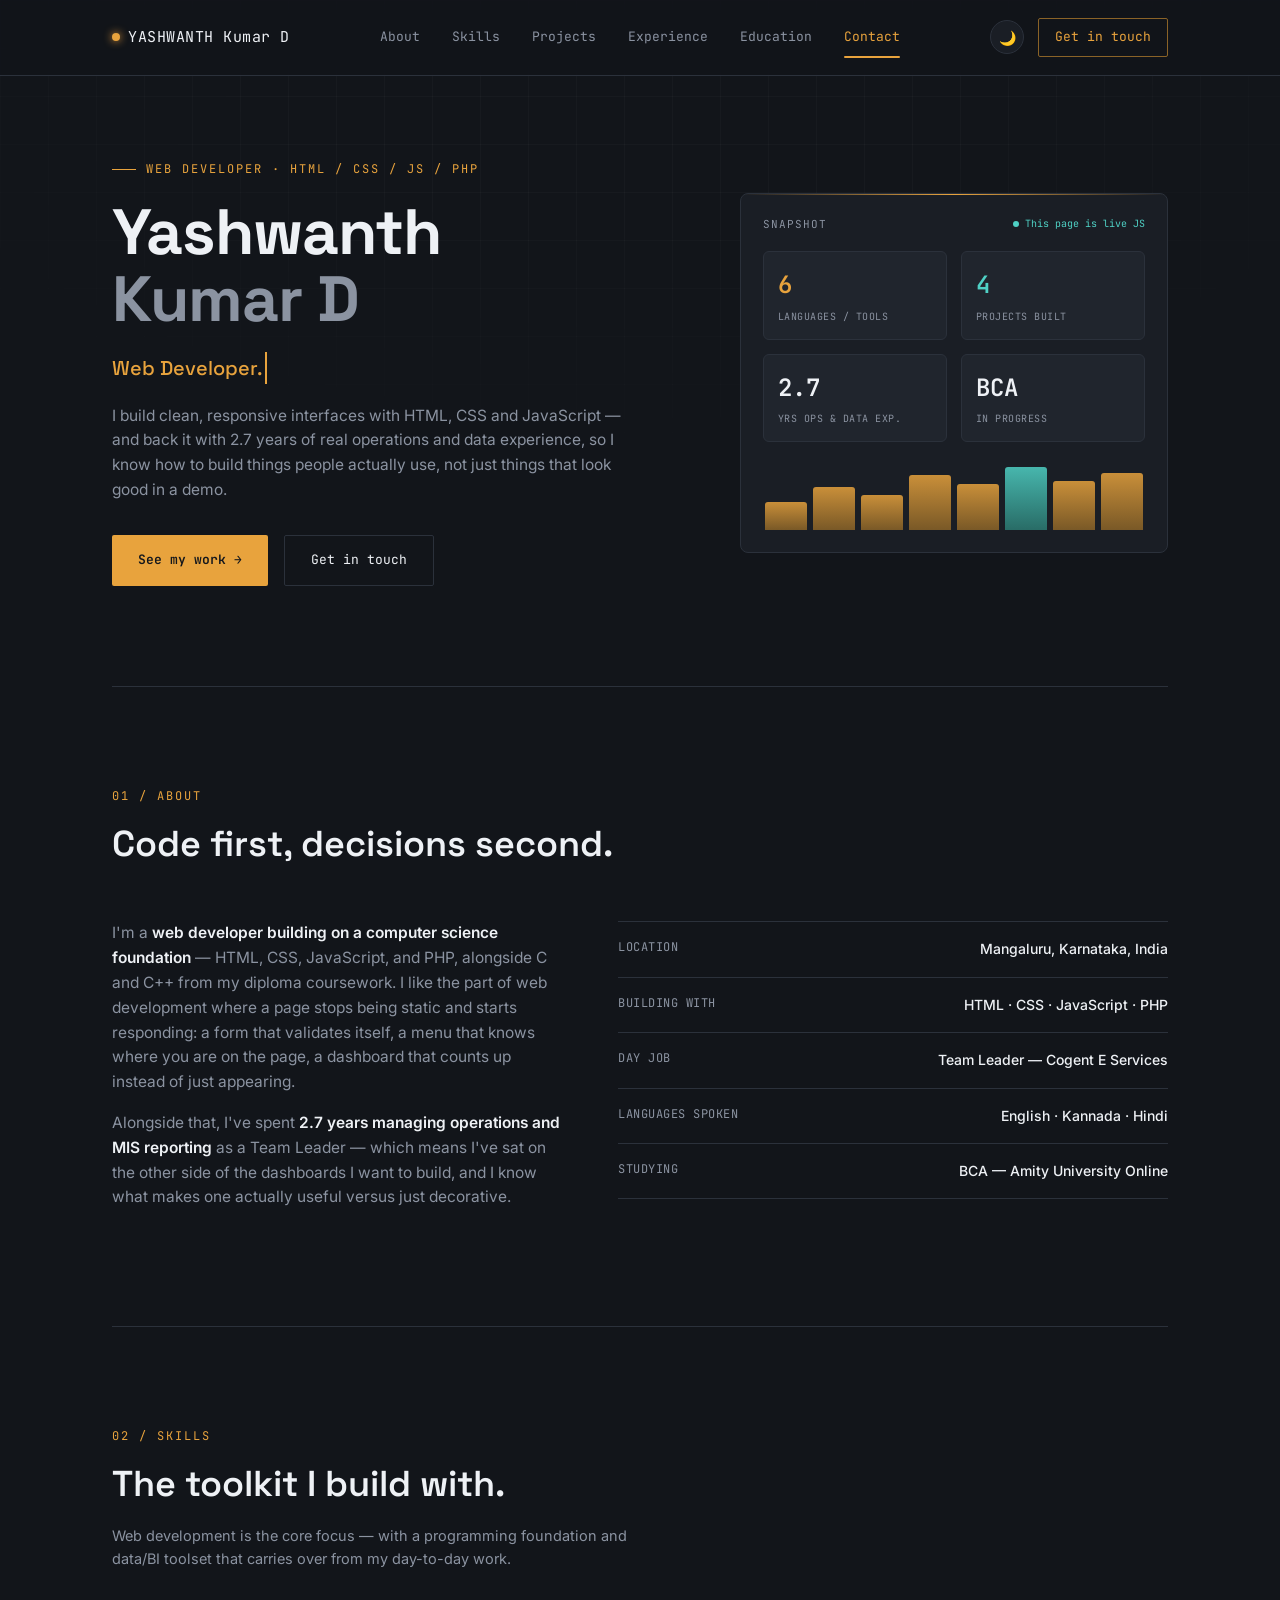
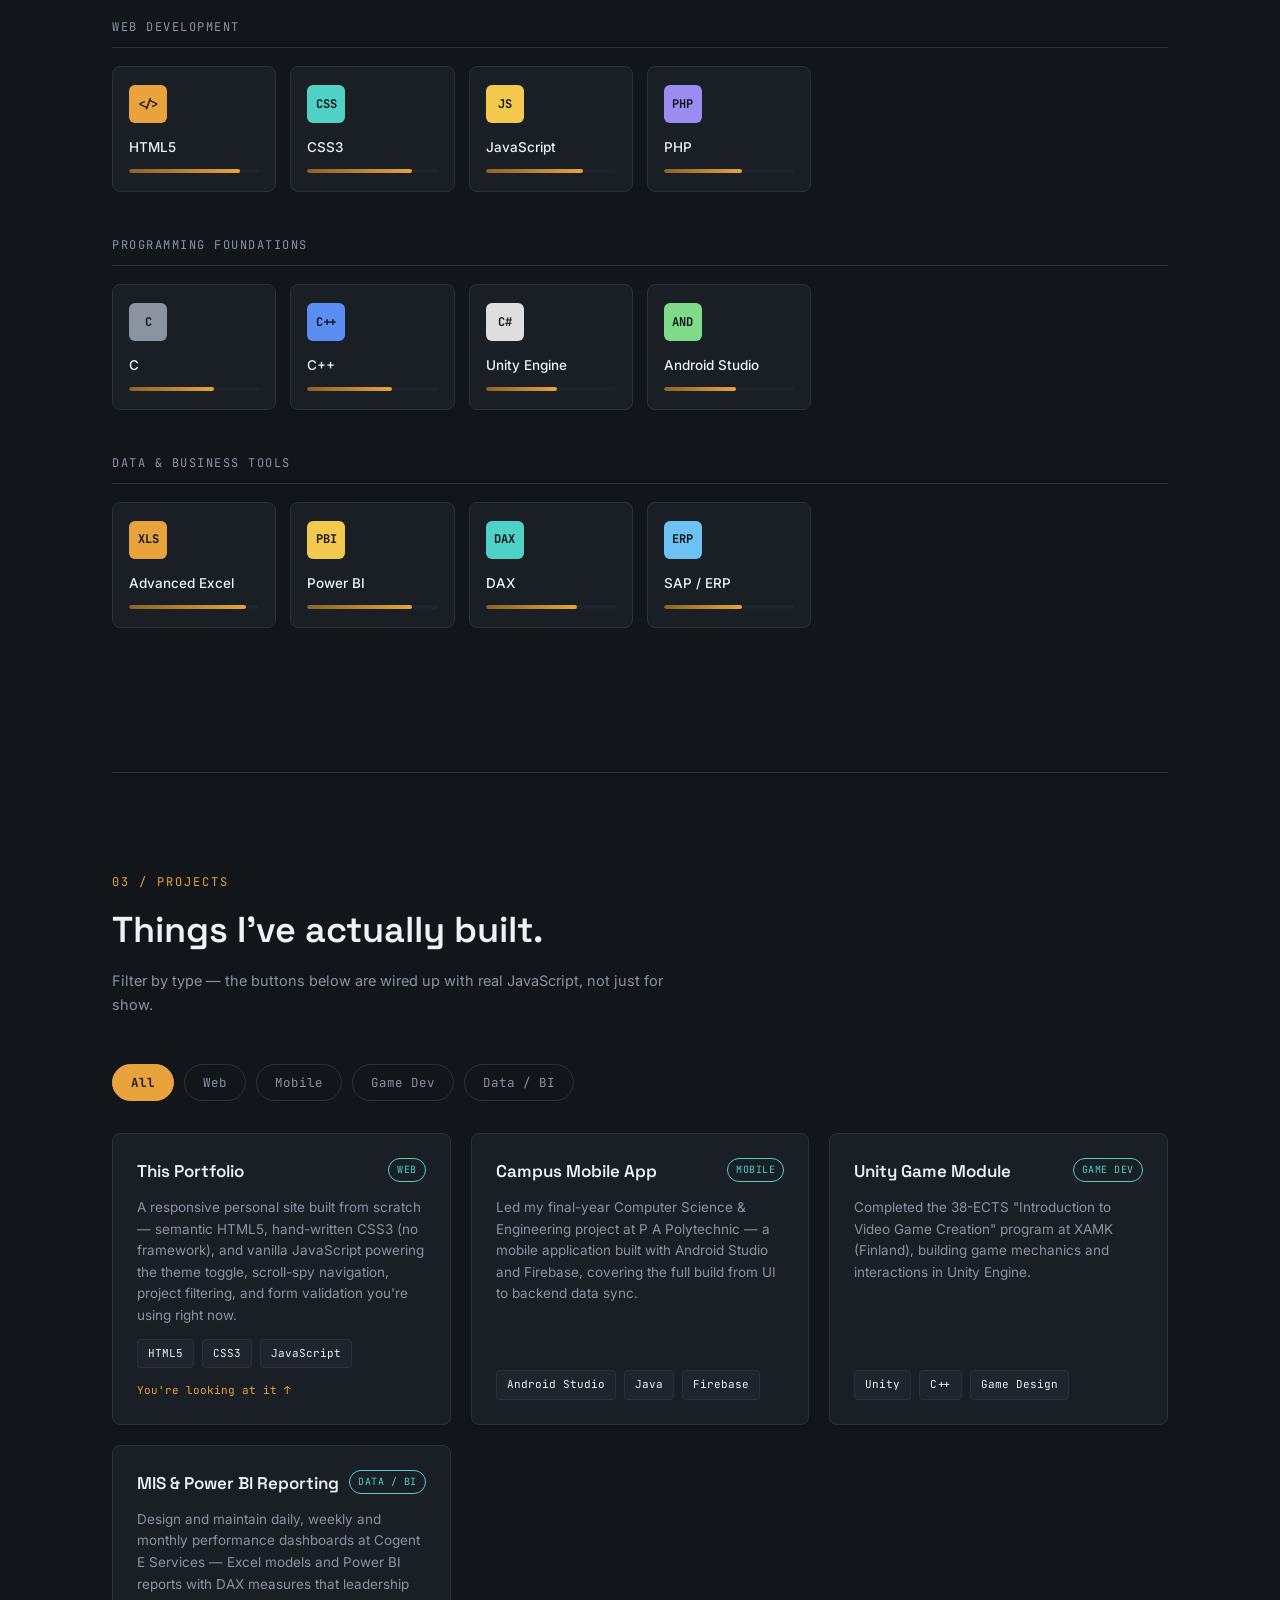
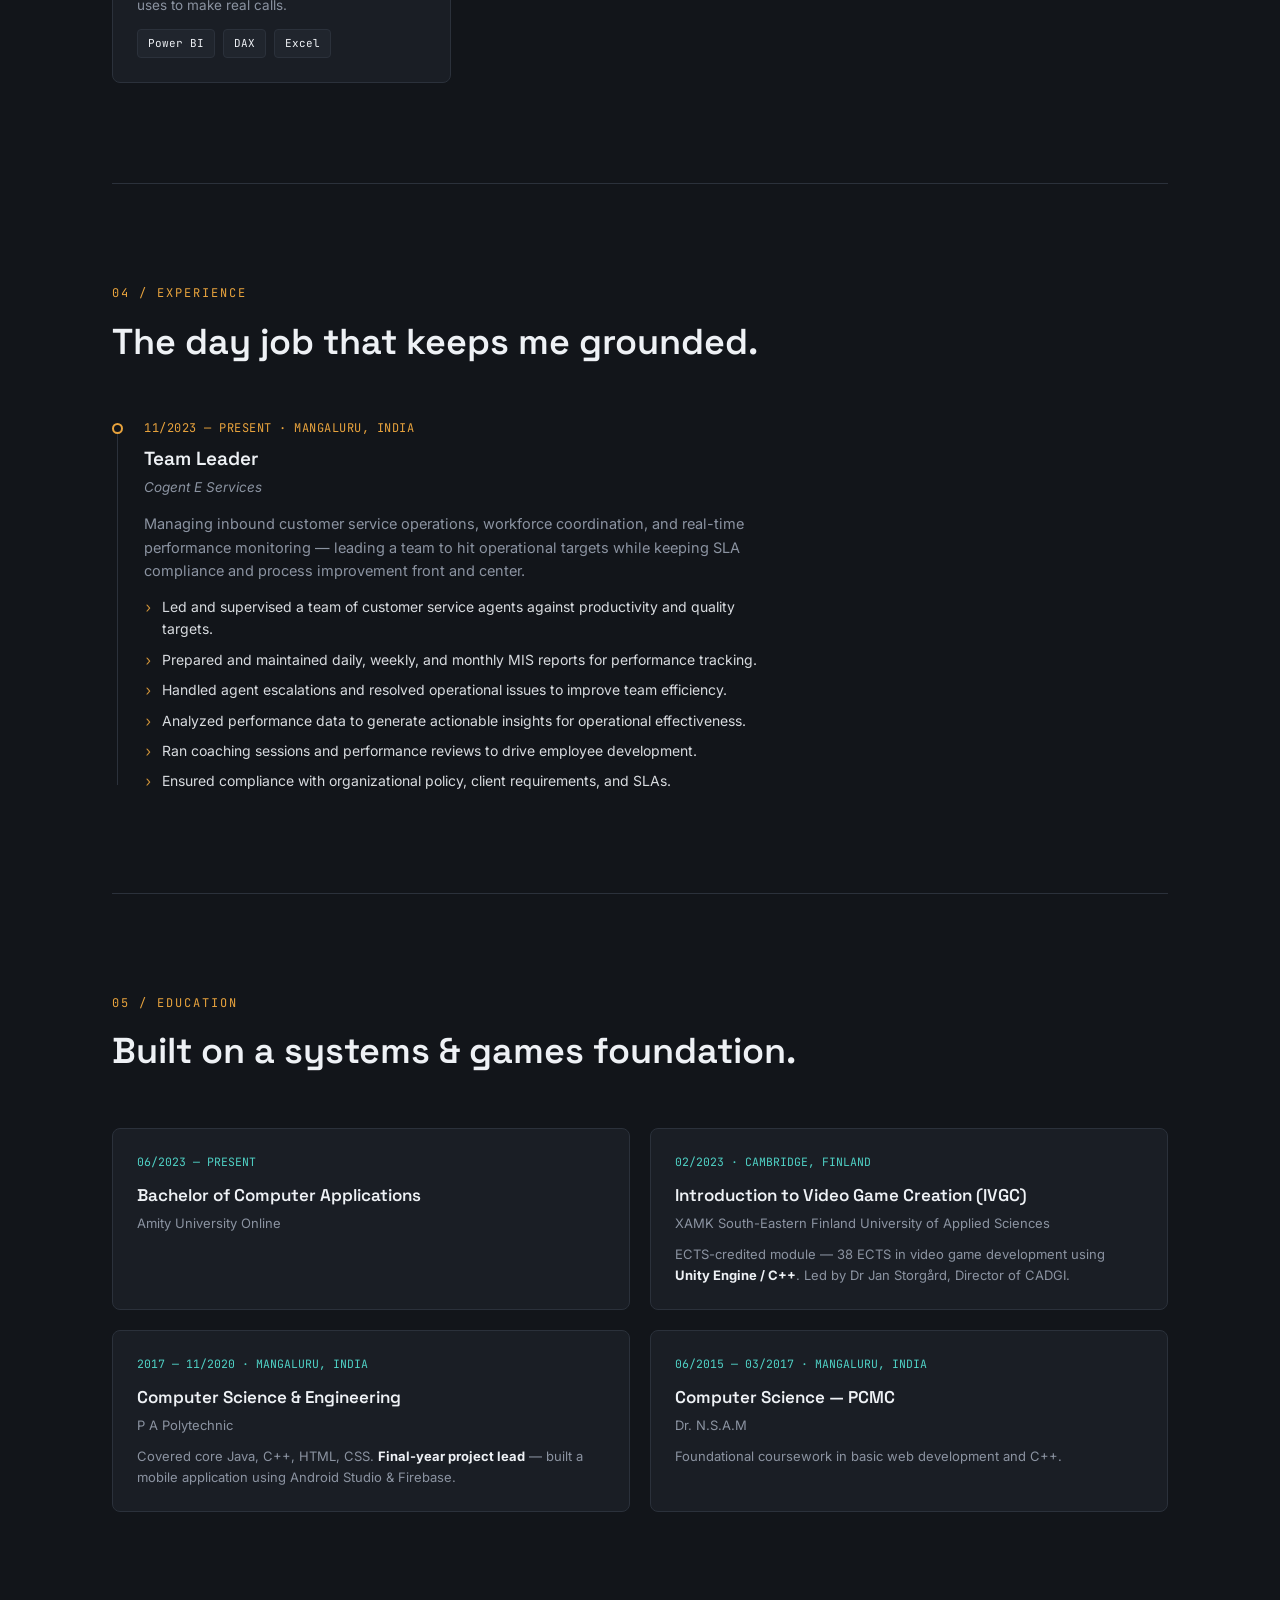
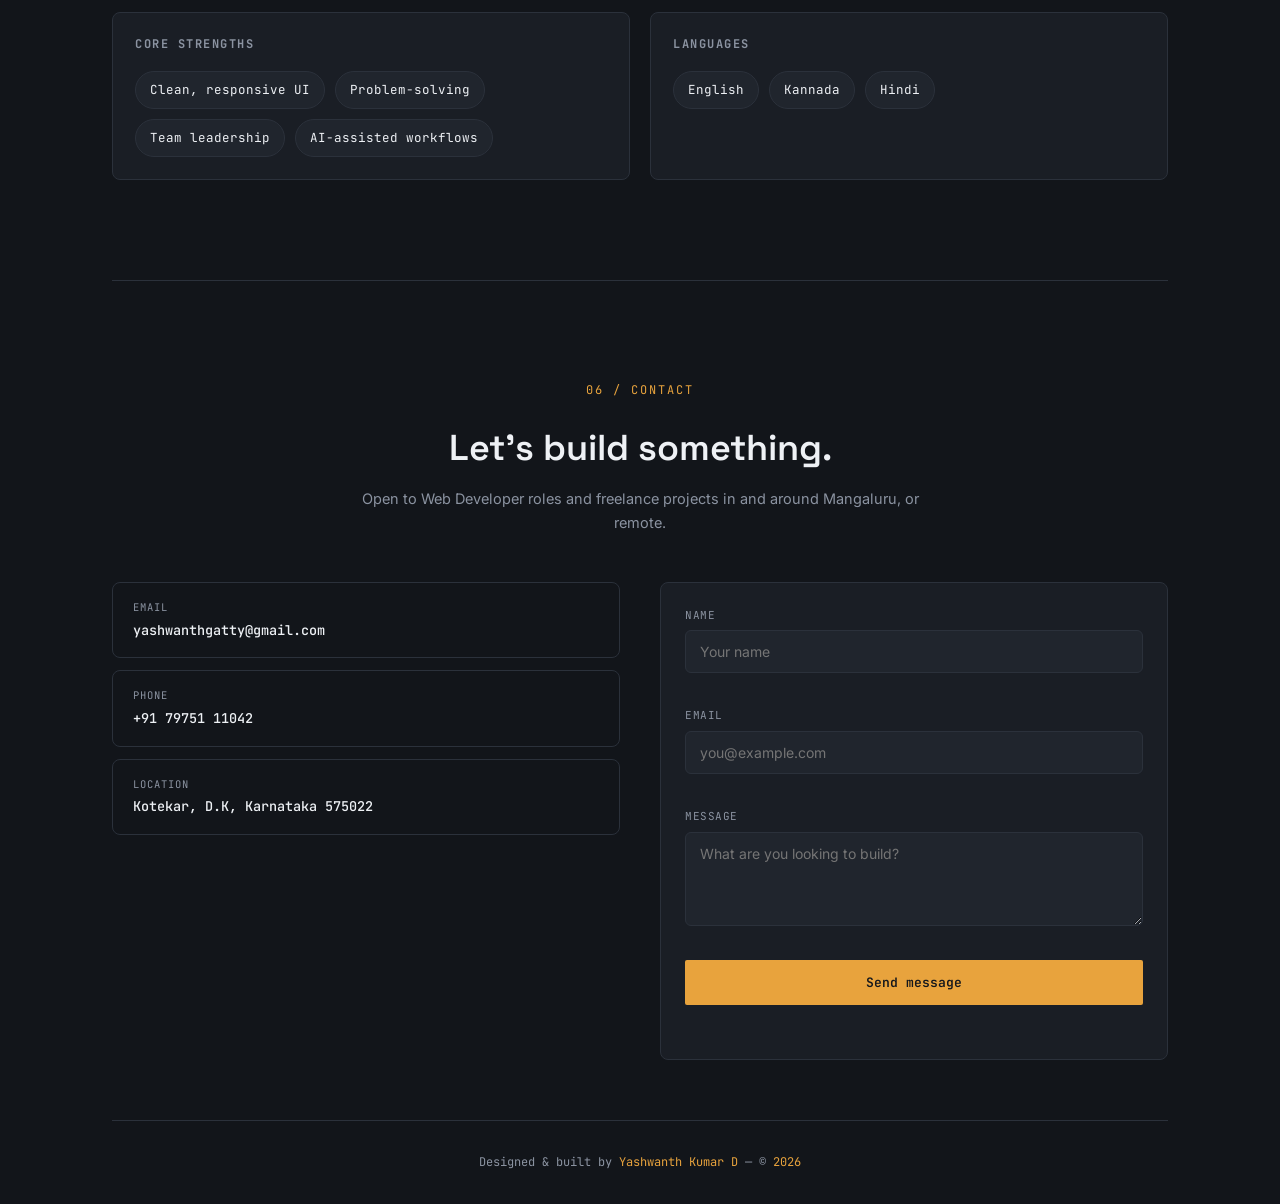
<file: index.html>
<!DOCTYPE html>
<html lang="en">
<head>
<meta charset="UTF-8">
<meta name="viewport" content="width=device-width, initial-scale=1.0">
<title>Yashwanth Kumar D — Web Developer</title>
<meta name="description" content="Yashwanth Kumar D — Web Developer building with HTML, CSS, JavaScript and PHP, backed by real-world data & operations experience.">
<link rel="preconnect" href="https://fonts.googleapis.com">
<link href="https://fonts.googleapis.com/css2?family=Space+Grotesk:wght@400;500;600;700&family=Inter:wght@400;500;600&family=JetBrains+Mono:wght@400;500;600&display=swap" rel="stylesheet">
<style>
  :root{
    --bg: #12151a;
    --panel: #1a1e25;
    --panel-2: #20252d;
    --line: #2b313b;
    --amber: #e8a33d;
    --amber-dim: #8a6327;
    --teal: #4fd1c5;
    --text: #eef1f5;
    --muted: #8b93a1;
    --mono: 'JetBrains Mono', monospace;
    --disp: 'Space Grotesk', sans-serif;
    --body: 'Inter', sans-serif;
  }
  *{margin:0;padding:0;box-sizing:border-box;}
  html{scroll-behavior:smooth;}
  body{
    background:var(--bg);
    color:var(--text);
    font-family:var(--body);
    line-height:1.6;
    overflow-x:hidden;
    transition:background .3s ease, color .3s ease;
  }
  body.light{
    --bg:#f7f5f0;
    --panel:#ffffff;
    --panel-2:#f0ece3;
    --line:#e2dcce;
    --text:#1c1f24;
    --muted:#6b7280;
    --amber-dim:#e0b169;
  }
  a{color:inherit;text-decoration:none;}
  button{font-family:inherit;cursor:pointer;}

  .grain{
    position:fixed;inset:0;pointer-events:none;z-index:0;
    background-image:
      linear-gradient(rgba(255,255,255,0.025) 1px, transparent 1px),
      linear-gradient(90deg, rgba(255,255,255,0.025) 1px, transparent 1px);
    background-size:48px 48px;
    mask-image:radial-gradient(ellipse 80% 60% at 50% 0%, black 40%, transparent 90%);
  }
  body.light .grain{
    background-image:
      linear-gradient(rgba(0,0,0,0.03) 1px, transparent 1px),
      linear-gradient(90deg, rgba(0,0,0,0.03) 1px, transparent 1px);
  }

  .wrap{max-width:1120px;margin:0 auto;padding:0 32px;position:relative;z-index:1;}

  /* NAV */
  header{
    position:fixed;top:0;left:0;right:0;z-index:50;
    background:rgba(18,21,26,0.85);
    backdrop-filter:blur(10px);
    border-bottom:1px solid var(--line);
    transition:background .3s ease;
  }
  body.light header{background:rgba(247,245,240,0.85);}
  nav{display:flex;align-items:center;justify-content:space-between;padding:18px 32px;max-width:1120px;margin:0 auto;}
  .logo{font-family:var(--mono);font-size:15px;letter-spacing:0.5px;color:var(--text);display:flex;align-items:center;gap:8px;}
  .logo .dot{width:8px;height:8px;border-radius:50%;background:var(--amber);box-shadow:0 0 8px var(--amber);}
  .navlinks{display:flex;gap:32px;font-family:var(--mono);font-size:13px;color:var(--muted);}
  .navlinks a{transition:color .2s;position:relative;padding:4px 0;}
  .navlinks a:hover, .navlinks a.active{color:var(--amber);}
  .navlinks a.active::after{content:"";position:absolute;left:0;right:0;bottom:-6px;height:2px;background:var(--amber);border-radius:2px;}
  .nav-right{display:flex;align-items:center;gap:14px;}
  .nav-cta{font-family:var(--mono);font-size:13px;border:1px solid var(--amber-dim);color:var(--amber);padding:8px 16px;border-radius:2px;transition:all .2s;}
  .nav-cta:hover{background:var(--amber);color:#12151a;}
  .theme-toggle{
    width:34px;height:34px;border-radius:50%;border:1px solid var(--line);background:var(--panel);
    color:var(--text);font-size:14px;display:flex;align-items:center;justify-content:center;transition:all .2s;
  }
  .theme-toggle:hover{border-color:var(--amber);}
  .burger{
    display:none;flex-direction:column;gap:5px;background:none;border:none;padding:6px;
  }
  .burger span{width:22px;height:2px;background:var(--text);border-radius:2px;transition:all .25s ease;}
  .burger.open span:nth-child(1){transform:translateY(7px) rotate(45deg);}
  .burger.open span:nth-child(2){opacity:0;}
  .burger.open span:nth-child(3){transform:translateY(-7px) rotate(-45deg);}

  .mobile-menu{
    display:none;
    max-height:0;overflow:hidden;
    background:var(--panel);border-bottom:1px solid var(--line);
    transition:max-height .3s ease;
  }
  .mobile-menu.open{max-height:340px;}
  .mobile-menu a{
    display:block;padding:14px 32px;font-family:var(--mono);font-size:14px;color:var(--muted);
    border-top:1px solid var(--line);
  }
  .mobile-menu a.active{color:var(--amber);}

  section{position:relative;z-index:1;}

  .reveal{opacity:0;transform:translateY(24px);transition:opacity .6s ease, transform .6s ease;}
  .reveal.in{opacity:1;transform:translateY(0);}

  /* HERO */
  .hero{
    padding:160px 0 100px;
    display:grid;grid-template-columns:1.15fr 0.85fr;gap:48px;align-items:center;
  }
  .eyebrow{
    font-family:var(--mono);font-size:12px;color:var(--amber);letter-spacing:2px;text-transform:uppercase;
    display:flex;align-items:center;gap:10px;margin-bottom:20px;
  }
  .eyebrow::before{content:"";width:24px;height:1px;background:var(--amber);}
  h1.name{
    font-family:var(--disp);font-weight:700;font-size:clamp(38px,5.5vw,64px);line-height:1.05;
    letter-spacing:-1px;margin-bottom:18px;
  }
  h1.name .last{color:var(--muted);}
  .role{font-family:var(--disp);font-size:20px;color:var(--amber);font-weight:500;margin-bottom:20px;min-height:28px;}
  .role .cursor{display:inline-block;width:2px;background:var(--amber);margin-left:2px;animation:blink 1s step-end infinite;}
  @keyframes blink{50%{opacity:0;}}
  .hero-desc{color:var(--muted);font-size:15.5px;max-width:520px;margin-bottom:32px;}
  .btn-row{display:flex;gap:16px;flex-wrap:wrap;}
  .btn{
    font-family:var(--mono);font-size:13px;padding:14px 26px;border-radius:2px;
    display:inline-flex;align-items:center;gap:8px;transition:all .2s;border:none;
  }
  .btn-primary{background:var(--amber);color:#14171c;font-weight:600;}
  .btn-primary:hover{background:#f3b559;transform:translateY(-2px);}
  .btn-ghost{border:1px solid var(--line);color:var(--text);background:transparent;}
  .btn-ghost:hover{border-color:var(--amber);color:var(--amber);}

  .dash-card{
    background:var(--panel);border:1px solid var(--line);border-radius:8px;
    padding:22px;position:relative;overflow:hidden;
  }
  .dash-card::before{
    content:"";position:absolute;top:0;left:0;right:0;height:1px;
    background:linear-gradient(90deg, transparent, var(--amber), transparent);
  }
  .dash-head{display:flex;justify-content:space-between;align-items:center;margin-bottom:18px;}
  .dash-title{font-family:var(--mono);font-size:11px;color:var(--muted);letter-spacing:1px;text-transform:uppercase;}
  .dash-live{font-family:var(--mono);font-size:10px;color:var(--teal);display:flex;align-items:center;gap:6px;}
  .dash-live span{width:6px;height:6px;border-radius:50%;background:var(--teal);animation:pulse 1.6s infinite;}
  @keyframes pulse{0%,100%{opacity:1;}50%{opacity:.3;}}
  .dash-stats{display:grid;grid-template-columns:1fr 1fr;gap:14px;margin-bottom:18px;}
  .stat{background:var(--panel-2);border:1px solid var(--line);border-radius:6px;padding:14px;}
  .stat .num{font-family:var(--mono);font-size:24px;font-weight:600;color:var(--text);}
  .stat .lab{font-family:var(--mono);font-size:10px;color:var(--muted);margin-top:4px;letter-spacing:0.5px;}
  .stat .num.amber{color:var(--amber);}
  .stat .num.teal{color:var(--teal);}
  .barchart{display:flex;align-items:flex-end;gap:6px;height:70px;padding:0 2px;}
  .barchart .bar{flex:1;background:linear-gradient(180deg, var(--amber), var(--amber-dim));border-radius:3px 3px 0 0;opacity:0.85;transform:scaleY(0);transform-origin:bottom;transition:transform .8s ease;}
  .barchart .bar.grow{transform:scaleY(1);}
  .barchart .bar:nth-child(6){background:linear-gradient(180deg, var(--teal), #2b7a72);}

  /* SECTION HEAD */
  .sec-head{margin-bottom:48px;}
  .sec-num{font-family:var(--mono);font-size:12px;color:var(--amber);letter-spacing:2px;margin-bottom:10px;}
  .sec-title{font-family:var(--disp);font-size:clamp(26px,3.5vw,36px);font-weight:600;}
  .sec-sub{color:var(--muted);font-size:14.5px;margin-top:10px;max-width:560px;}

  /* ABOUT */
  .about{padding:100px 0;border-top:1px solid var(--line);}
  .about-grid{display:grid;grid-template-columns:0.9fr 1.1fr;gap:56px;}
  .about-text p{color:var(--muted);font-size:15.5px;margin-bottom:16px;}
  .about-text strong{color:var(--text);font-weight:600;}
  .fact-list{display:flex;flex-direction:column;gap:0;border-top:1px solid var(--line);}
  .fact{display:flex;justify-content:space-between;padding:16px 0;border-bottom:1px solid var(--line);font-size:14px;gap:16px;}
  .fact .k{color:var(--muted);font-family:var(--mono);font-size:12px;letter-spacing:0.5px;white-space:nowrap;}
  .fact .v{color:var(--text);font-weight:500;text-align:right;}

  /* SKILLS */
  .skills{padding:100px 0;border-top:1px solid var(--line);}
  .skill-group{margin-bottom:44px;}
  .skill-group-label{font-family:var(--mono);font-size:12px;color:var(--muted);letter-spacing:1.5px;text-transform:uppercase;margin-bottom:18px;padding-bottom:10px;border-bottom:1px solid var(--line);}
  .skill-grid{display:grid;grid-template-columns:repeat(auto-fill, minmax(150px,1fr));gap:14px;}
  .skill-tile{
    background:var(--panel);border:1px solid var(--line);border-radius:8px;padding:18px 16px;
    transition:all .25s; cursor:default;
  }
  .skill-tile:hover{transform:translateY(-4px);border-color:var(--amber-dim);box-shadow:0 12px 24px -12px rgba(0,0,0,0.5);}
  .skill-badge{
    width:38px;height:38px;border-radius:6px;display:flex;align-items:center;justify-content:center;
    font-family:var(--mono);font-weight:700;font-size:12px;margin-bottom:14px;color:#14171c;
  }
  .skill-name{font-size:13.5px;font-weight:500;color:var(--text);margin-bottom:10px;}
  .skill-bar-track{height:4px;border-radius:2px;background:var(--panel-2);overflow:hidden;}
  .skill-bar-fill{height:100%;width:0;border-radius:2px;background:linear-gradient(90deg, var(--amber-dim), var(--amber));transition:width 1s ease;}

  /* PROJECTS */
  .projects{padding:100px 0;border-top:1px solid var(--line);}
  .filter-row{display:flex;gap:10px;flex-wrap:wrap;margin-bottom:32px;}
  .filter-btn{
    font-family:var(--mono);font-size:12.5px;padding:9px 18px;border-radius:20px;border:1px solid var(--line);
    background:transparent;color:var(--muted);transition:all .2s;
  }
  .filter-btn:hover{border-color:var(--amber-dim);color:var(--text);}
  .filter-btn.active{background:var(--amber);color:#14171c;border-color:var(--amber);font-weight:600;}
  .project-grid{display:grid;grid-template-columns:repeat(auto-fit, minmax(260px,1fr));gap:20px;}
  .project-card{
    background:var(--panel);border:1px solid var(--line);border-radius:8px;padding:24px;
    display:flex;flex-direction:column;gap:12px;transition:all .3s ease;
  }
  .project-card.hide{display:none;}
  .project-card:hover{border-color:var(--amber-dim);transform:translateY(-3px);}
  .project-top{display:flex;justify-content:space-between;align-items:flex-start;gap:10px;}
  .project-title{font-family:var(--disp);font-size:17px;font-weight:600;}
  .project-tag{font-family:var(--mono);font-size:10px;letter-spacing:0.5px;text-transform:uppercase;color:var(--teal);border:1px solid var(--teal);padding:3px 8px;border-radius:12px;white-space:nowrap;}
  .project-desc{color:var(--muted);font-size:13.5px;flex:1;}
  .project-stack{display:flex;flex-wrap:wrap;gap:8px;}
  .project-stack span{font-family:var(--mono);font-size:11px;background:var(--panel-2);border:1px solid var(--line);padding:5px 10px;border-radius:4px;color:var(--text);}
  .project-note{font-family:var(--mono);font-size:11px;color:var(--amber);margin-top:2px;}

  /* EXPERIENCE */
  .experience{padding:100px 0;border-top:1px solid var(--line);}
  .timeline{position:relative;padding-left:32px;}
  .timeline::before{content:"";position:absolute;left:5px;top:8px;bottom:8px;width:1px;background:var(--line);}
  .tl-item{position:relative;padding-bottom:44px;}
  .tl-item:last-child{padding-bottom:0;}
  .tl-dot{position:absolute;left:-32px;top:4px;width:11px;height:11px;border-radius:50%;background:var(--bg);border:2px solid var(--amber);}
  .tl-date{font-family:var(--mono);font-size:12px;color:var(--amber);margin-bottom:6px;letter-spacing:0.5px;}
  .tl-role{font-family:var(--disp);font-size:19px;font-weight:600;margin-bottom:2px;}
  .tl-org{color:var(--muted);font-size:13.5px;margin-bottom:14px;font-style:italic;}
  .tl-desc{color:var(--muted);font-size:14.5px;margin-bottom:14px;max-width:640px;}
  .tl-bullets{list-style:none;display:grid;gap:8px;max-width:640px;}
  .tl-bullets li{position:relative;padding-left:18px;color:var(--text);font-size:14px;opacity:0.9;}
  .tl-bullets li::before{content:"›";position:absolute;left:0;color:var(--amber);font-family:var(--mono);}

  /* EDUCATION */
  .education{padding:100px 0;border-top:1px solid var(--line);}
  .edu-grid{display:grid;grid-template-columns:repeat(2,1fr);gap:20px;}
  .edu-card{background:var(--panel);border:1px solid var(--line);border-radius:8px;padding:24px;}
  .edu-date{font-family:var(--mono);font-size:11.5px;color:var(--teal);margin-bottom:10px;}
  .edu-deg{font-family:var(--disp);font-size:17px;font-weight:600;margin-bottom:4px;}
  .edu-org{color:var(--muted);font-size:13px;margin-bottom:10px;}
  .edu-note{color:var(--muted);font-size:13px;line-height:1.6;}
  .edu-note b{color:var(--text);}

  /* LANG + EXTRA */
  .extras{padding:0 0 100px;}
  .extras-grid{display:grid;grid-template-columns:1fr 1fr;gap:20px;}
  .extras-card{background:var(--panel);border:1px solid var(--line);border-radius:8px;padding:22px;}
  .extras-card h4{font-family:var(--mono);font-size:12px;color:var(--muted);letter-spacing:1.5px;text-transform:uppercase;margin-bottom:16px;}
  .pill-row{display:flex;flex-wrap:wrap;gap:10px;}
  .pill{font-family:var(--mono);font-size:12.5px;background:var(--panel-2);border:1px solid var(--line);padding:8px 14px;border-radius:20px;color:var(--text);}

  /* CONTACT */
  .contact{padding:100px 0 60px;border-top:1px solid var(--line);}
  .contact .sec-head{text-align:center;margin-left:auto;margin-right:auto;}
  .contact .eyebrow{justify-content:center;}
  .contact .eyebrow::before{display:none;}
  .contact-body{display:grid;grid-template-columns:1fr 1fr;gap:40px;margin-top:36px;align-items:start;}
  .contact-links{display:flex;flex-direction:column;gap:12px;}
  .contact-links a{
    font-family:var(--mono);font-size:13.5px;border:1px solid var(--line);padding:16px 20px;border-radius:8px;
    display:flex;flex-direction:column;gap:4px;transition:all .2s;
  }
  .contact-links a:hover{border-color:var(--amber);background:var(--panel);}
  .contact-links .clabel{color:var(--muted);font-size:10.5px;letter-spacing:1px;text-transform:uppercase;}
  .contact-links .cval{color:var(--text);font-weight:500;}
  .contact-form{background:var(--panel);border:1px solid var(--line);border-radius:8px;padding:24px;text-align:left;display:flex;flex-direction:column;gap:14px;}
  .field{display:flex;flex-direction:column;gap:6px;}
  .field label{font-family:var(--mono);font-size:11px;color:var(--muted);letter-spacing:0.5px;text-transform:uppercase;}
  .field input, .field textarea{
    background:var(--panel-2);border:1px solid var(--line);border-radius:6px;padding:12px 14px;color:var(--text);
    font-family:var(--body);font-size:14px;resize:vertical;
  }
  .field input:focus, .field textarea:focus{outline:2px solid var(--amber);outline-offset:1px;}
  .field.error input, .field.error textarea{outline:1px solid #e05c5c;}
  .field-error{font-family:var(--mono);font-size:11px;color:#e07a7a;min-height:14px;}
  .form-status{font-family:var(--mono);font-size:12.5px;color:var(--teal);min-height:16px;}
  footer{text-align:center;padding:32px 0;color:var(--muted);font-family:var(--mono);font-size:12px;border-top:1px solid var(--line);}
  footer span{color:var(--amber);}

  /* BACK TO TOP */
  .to-top{
    position:fixed;bottom:26px;right:26px;width:44px;height:44px;border-radius:50%;
    background:var(--amber);color:#14171c;border:none;font-size:16px;display:flex;align-items:center;justify-content:center;
    opacity:0;pointer-events:none;transform:translateY(10px);transition:all .25s ease;z-index:40;box-shadow:0 8px 20px -8px rgba(0,0,0,0.5);
  }
  .to-top.show{opacity:1;pointer-events:auto;transform:translateY(0);}

  @media(max-width:860px){
    .navlinks{display:none;}
    .burger{display:flex;}
    .mobile-menu{display:block;}
    .hero{grid-template-columns:1fr;padding-top:130px;}
    .about-grid{grid-template-columns:1fr;gap:32px;}
    .edu-grid{grid-template-columns:1fr;}
    .extras-grid{grid-template-columns:1fr;}
    .contact-body{grid-template-columns:1fr;}
  }
  @media (prefers-reduced-motion: reduce){
    *{animation:none !important;transition:none !important;}
    .reveal{opacity:1;transform:none;}
  }
</style>
</head>
<body>
<div class="grain"></div>

<header>
  <nav>
    <div class="logo"><span class="dot"></span>YASHWANTH Kumar D</div>
    <div class="navlinks" id="navlinks">
      <a href="#about" data-nav>About</a>
      <a href="#skills" data-nav>Skills</a>
      <a href="#projects" data-nav>Projects</a>
      <a href="#experience" data-nav>Experience</a>
      <a href="#education" data-nav>Education</a>
      <a href="#contact" data-nav>Contact</a>
    </div>
    <div class="nav-right">
      <button class="theme-toggle" id="themeToggle" aria-label="Toggle light and dark theme">🌙</button>
      <a class="nav-cta" href="#contact">Get in touch</a>
      <button class="burger" id="burger" aria-label="Open menu" aria-expanded="false">
        <span></span><span></span><span></span>
      </button>
    </div>
  </nav>
  <div class="mobile-menu" id="mobileMenu">
    <a href="#about" data-nav>About</a>
    <a href="#skills" data-nav>Skills</a>
    <a href="#projects" data-nav>Projects</a>
    <a href="#experience" data-nav>Experience</a>
    <a href="#education" data-nav>Education</a>
    <a href="#contact" data-nav>Contact</a>
  </div>
</header>

<div class="wrap">

  <!-- HERO -->
  <section class="hero" id="top">
    <div>
      <div class="eyebrow">Web Developer · HTML / CSS / JS / PHP</div>
      <h1 class="name">Yashwanth<br><span class="last">Kumar D</span></h1>
      <div class="role" id="typedRole"><span id="typedText"></span><span class="cursor">&nbsp;</span></div>
      <p class="hero-desc">I build clean, responsive interfaces with HTML, CSS and JavaScript — and back it with 2.7 years of real operations and data experience, so I know how to build things people actually use, not just things that look good in a demo.</p>
      <div class="btn-row">
        <a href="#projects" class="btn btn-primary">See my work →</a>
        <a href="#contact" class="btn btn-ghost">Get in touch</a>
      </div>
    </div>

    <div class="dash-card">
      <div class="dash-head">
        <div class="dash-title">Snapshot</div>
        <div class="dash-live"><span></span>This page is live JS</div>
      </div>
      <div class="dash-stats">
        <div class="stat"><div class="num amber" data-count="6">0</div><div class="lab">LANGUAGES / TOOLS</div></div>
        <div class="stat"><div class="num teal" data-count="4">0</div><div class="lab">PROJECTS BUILT</div></div>
        <div class="stat"><div class="num" data-decimal="2.7">0</div><div class="lab">YRS OPS &amp; DATA EXP.</div></div>
        <div class="stat"><div class="num">BCA</div><div class="lab">IN PROGRESS</div></div>
      </div>
      <div class="barchart" id="barchart">
        <div class="bar" style="height:40%"></div>
        <div class="bar" style="height:62%"></div>
        <div class="bar" style="height:50%"></div>
        <div class="bar" style="height:78%"></div>
        <div class="bar" style="height:65%"></div>
        <div class="bar" style="height:90%"></div>
        <div class="bar" style="height:70%"></div>
        <div class="bar" style="height:82%"></div>
      </div>
    </div>
  </section>

  <!-- ABOUT -->
  <section class="about reveal" id="about">
    <div class="sec-head">
      <div class="sec-num">01 / ABOUT</div>
      <div class="sec-title">Code first, decisions second.</div>
    </div>
    <div class="about-grid">
      <div class="about-text">
        <p>I'm a <strong>web developer building on a computer science foundation</strong> — HTML, CSS, JavaScript, and PHP, alongside C and C++ from my diploma coursework. I like the part of web development where a page stops being static and starts responding: a form that validates itself, a menu that knows where you are on the page, a dashboard that counts up instead of just appearing.</p>
        <p>Alongside that, I've spent <strong>2.7 years managing operations and MIS reporting</strong> as a Team Leader — which means I've sat on the other side of the dashboards I want to build, and I know what makes one actually useful versus just decorative.</p>
      </div>
      <div class="fact-list">
        <div class="fact"><div class="k">LOCATION</div><div class="v">Mangaluru, Karnataka, India</div></div>
        <div class="fact"><div class="k">BUILDING WITH</div><div class="v">HTML · CSS · JavaScript · PHP</div></div>
        <div class="fact"><div class="k">DAY JOB</div><div class="v">Team Leader — Cogent E Services</div></div>
        <div class="fact"><div class="k">LANGUAGES SPOKEN</div><div class="v">English · Kannada · Hindi</div></div>
        <div class="fact"><div class="k">STUDYING</div><div class="v">BCA — Amity University Online</div></div>
      </div>
    </div>
  </section>

  <!-- SKILLS -->
  <section class="skills reveal" id="skills">
    <div class="sec-head">
      <div class="sec-num">02 / SKILLS</div>
      <div class="sec-title">The toolkit I build with.</div>
      <div class="sec-sub">Web development is the core focus — with a programming foundation and data/BI toolset that carries over from my day-to-day work.</div>
    </div>

    <div class="skill-group">
      <div class="skill-group-label">Web Development</div>
      <div class="skill-grid">
        <div class="skill-tile" data-level="85"><div class="skill-badge" style="background:#e8a33d;">&lt;/&gt;</div><div class="skill-name">HTML5</div><div class="skill-bar-track"><div class="skill-bar-fill"></div></div></div>
        <div class="skill-tile" data-level="80"><div class="skill-badge" style="background:#4fd1c5;">CSS</div><div class="skill-name">CSS3</div><div class="skill-bar-track"><div class="skill-bar-fill"></div></div></div>
        <div class="skill-tile" data-level="75"><div class="skill-badge" style="background:#f2c94c;">JS</div><div class="skill-name">JavaScript</div><div class="skill-bar-track"><div class="skill-bar-fill"></div></div></div>
        <div class="skill-tile" data-level="60"><div class="skill-badge" style="background:#9b8cf2;">PHP</div><div class="skill-name">PHP</div><div class="skill-bar-track"><div class="skill-bar-fill"></div></div></div>
      </div>
    </div>

    <div class="skill-group">
      <div class="skill-group-label">Programming Foundations</div>
      <div class="skill-grid">
        <div class="skill-tile" data-level="65"><div class="skill-badge" style="background:#8b93a1;">C</div><div class="skill-name">C</div><div class="skill-bar-track"><div class="skill-bar-fill"></div></div></div>
        <div class="skill-tile" data-level="65"><div class="skill-badge" style="background:#5b8ef2;">C++</div><div class="skill-name">C++</div><div class="skill-bar-track"><div class="skill-bar-fill"></div></div></div>
        <div class="skill-tile" data-level="55"><div class="skill-badge" style="background:#dedede;">C#</div><div class="skill-name">Unity Engine</div><div class="skill-bar-track"><div class="skill-bar-fill"></div></div></div>
        <div class="skill-tile" data-level="55"><div class="skill-badge" style="background:#7fdb8a;">AND</div><div class="skill-name">Android Studio</div><div class="skill-bar-track"><div class="skill-bar-fill"></div></div></div>
      </div>
    </div>

    <div class="skill-group">
      <div class="skill-group-label">Data &amp; Business Tools</div>
      <div class="skill-grid">
        <div class="skill-tile" data-level="90"><div class="skill-badge" style="background:#e8a33d;">XLS</div><div class="skill-name">Advanced Excel</div><div class="skill-bar-track"><div class="skill-bar-fill"></div></div></div>
        <div class="skill-tile" data-level="80"><div class="skill-badge" style="background:#f2c94c;">PBI</div><div class="skill-name">Power BI</div><div class="skill-bar-track"><div class="skill-bar-fill"></div></div></div>
        <div class="skill-tile" data-level="70"><div class="skill-badge" style="background:#4fd1c5;">DAX</div><div class="skill-name">DAX</div><div class="skill-bar-track"><div class="skill-bar-fill"></div></div></div>
        <div class="skill-tile" data-level="60"><div class="skill-badge" style="background:#6cc2f2;">ERP</div><div class="skill-name">SAP / ERP</div><div class="skill-bar-track"><div class="skill-bar-fill"></div></div></div>
      </div>
    </div>
  </section>

  <!-- PROJECTS -->
  <section class="projects reveal" id="projects">
    <div class="sec-head">
      <div class="sec-num">03 / PROJECTS</div>
      <div class="sec-title">Things I've actually built.</div>
      <div class="sec-sub">Filter by type — the buttons below are wired up with real JavaScript, not just for show.</div>
    </div>
    <div class="filter-row" id="filterRow">
      <button class="filter-btn active" data-filter="all">All</button>
      <button class="filter-btn" data-filter="web">Web</button>
      <button class="filter-btn" data-filter="mobile">Mobile</button>
      <button class="filter-btn" data-filter="game">Game Dev</button>
      <button class="filter-btn" data-filter="data">Data / BI</button>
    </div>
    <div class="project-grid" id="projectGrid">
      <div class="project-card" data-cat="web">
        <div class="project-top"><div class="project-title">This Portfolio</div><div class="project-tag">Web</div></div>
        <p class="project-desc">A responsive personal site built from scratch — semantic HTML5, hand-written CSS3 (no framework), and vanilla JavaScript powering the theme toggle, scroll-spy navigation, project filtering, and form validation you're using right now.</p>
        <div class="project-stack"><span>HTML5</span><span>CSS3</span><span>JavaScript</span></div>
        <div class="project-note">You're looking at it ↑</div>
      </div>
      <div class="project-card" data-cat="mobile">
        <div class="project-top"><div class="project-title">Campus Mobile App</div><div class="project-tag">Mobile</div></div>
        <p class="project-desc">Led my final-year Computer Science &amp; Engineering project at P A Polytechnic — a mobile application built with Android Studio and Firebase, covering the full build from UI to backend data sync.</p>
        <div class="project-stack"><span>Android Studio</span><span>Java</span><span>Firebase</span></div>
      </div>
      <div class="project-card" data-cat="game">
        <div class="project-top"><div class="project-title">Unity Game Module</div><div class="project-tag">Game Dev</div></div>
        <p class="project-desc">Completed the 38-ECTS "Introduction to Video Game Creation" program at XAMK (Finland), building game mechanics and interactions in Unity Engine.</p>
        <div class="project-stack"><span>Unity</span><span>C++</span><span>Game Design</span></div>
      </div>
      <div class="project-card" data-cat="data">
        <div class="project-top"><div class="project-title">MIS &amp; Power BI Reporting</div><div class="project-tag">Data / BI</div></div>
        <p class="project-desc">Design and maintain daily, weekly and monthly performance dashboards at Cogent E Services — Excel models and Power BI reports with DAX measures that leadership uses to make real calls.</p>
        <div class="project-stack"><span>Power BI</span><span>DAX</span><span>Excel</span></div>
      </div>
    </div>
  </section>

  <!-- EXPERIENCE -->
  <section class="experience reveal" id="experience">
    <div class="sec-head">
      <div class="sec-num">04 / EXPERIENCE</div>
      <div class="sec-title">The day job that keeps me grounded.</div>
    </div>
    <div class="timeline">
      <div class="tl-item">
        <div class="tl-dot"></div>
        <div class="tl-date">11/2023 — PRESENT · MANGALURU, INDIA</div>
        <div class="tl-role">Team Leader</div>
        <div class="tl-org">Cogent E Services</div>
        <p class="tl-desc">Managing inbound customer service operations, workforce coordination, and real-time performance monitoring — leading a team to hit operational targets while keeping SLA compliance and process improvement front and center.</p>
        <ul class="tl-bullets">
          <li>Led and supervised a team of customer service agents against productivity and quality targets.</li>
          <li>Prepared and maintained daily, weekly, and monthly MIS reports for performance tracking.</li>
          <li>Handled agent escalations and resolved operational issues to improve team efficiency.</li>
          <li>Analyzed performance data to generate actionable insights for operational effectiveness.</li>
          <li>Ran coaching sessions and performance reviews to drive employee development.</li>
          <li>Ensured compliance with organizational policy, client requirements, and SLAs.</li>
        </ul>
      </div>
    </div>
  </section>

  <!-- EDUCATION -->
  <section class="education reveal" id="education">
    <div class="sec-head">
      <div class="sec-num">05 / EDUCATION</div>
      <div class="sec-title">Built on a systems &amp; games foundation.</div>
    </div>
    <div class="edu-grid">
      <div class="edu-card">
        <div class="edu-date">06/2023 — PRESENT</div>
        <div class="edu-deg">Bachelor of Computer Applications</div>
        <div class="edu-org">Amity University Online</div>
      </div>
      <div class="edu-card">
        <div class="edu-date">02/2023 · CAMBRIDGE, FINLAND</div>
        <div class="edu-deg">Introduction to Video Game Creation (IVGC)</div>
        <div class="edu-org">XAMK South-Eastern Finland University of Applied Sciences</div>
        <div class="edu-note">ECTS-credited module — 38 ECTS in video game development using <b>Unity Engine / C++</b>. Led by Dr Jan Storgård, Director of CADGI.</div>
      </div>
      <div class="edu-card">
        <div class="edu-date">2017 — 11/2020 · MANGALURU, INDIA</div>
        <div class="edu-deg">Computer Science &amp; Engineering</div>
        <div class="edu-org">P A Polytechnic</div>
        <div class="edu-note">Covered core Java, C++, HTML, CSS. <b>Final-year project lead</b> — built a mobile application using Android Studio &amp; Firebase.</div>
      </div>
      <div class="edu-card">
        <div class="edu-date">06/2015 — 03/2017 · MANGALURU, INDIA</div>
        <div class="edu-deg">Computer Science — PCMC</div>
        <div class="edu-org">Dr. N.S.A.M</div>
        <div class="edu-note">Foundational coursework in basic web development and C++.</div>
      </div>
    </div>
  </section>

  <!-- EXTRAS -->
  <section class="extras reveal">
    <div class="extras-grid">
      <div class="extras-card">
        <h4>Core Strengths</h4>
        <div class="pill-row">
          <div class="pill">Clean, responsive UI</div>
          <div class="pill">Problem-solving</div>
          <div class="pill">Team leadership</div>
          <div class="pill">AI-assisted workflows</div>
        </div>
      </div>
      <div class="extras-card">
        <h4>Languages</h4>
        <div class="pill-row">
          <div class="pill">English</div>
          <div class="pill">Kannada</div>
          <div class="pill">Hindi</div>
        </div>
      </div>
    </div>
  </section>

  <!-- CONTACT -->
  <section class="contact reveal" id="contact">
    <div class="sec-head">
      <div class="eyebrow">06 / CONTACT</div>
      <div class="sec-title">Let's build something.</div>
      <div class="sec-sub" style="margin-left:auto;margin-right:auto;">Open to Web Developer roles and freelance projects in and around Mangaluru, or remote.</div>
    </div>
    <div class="contact-body">
      <div class="contact-links">
        <a href="mailto:yashwanthgatty@gmail.com"><span class="clabel">Email</span><span class="cval">yashwanthgatty@gmail.com</span></a>
        <a href="tel:+917975111042"><span class="clabel">Phone</span><span class="cval">+91 79751 11042</span></a>
        <a href="#"><span class="clabel">Location</span><span class="cval">Kotekar, D.K, Karnataka 575022</span></a>
      </div>
      <form class="contact-form" id="contactForm" novalidate>
        <div class="field" id="nameField">
          <label for="cname">Name</label>
          <input type="text" id="cname" name="name" placeholder="Your name">
          <div class="field-error" id="nameError"></div>
        </div>
        <div class="field" id="emailField">
          <label for="cemail">Email</label>
          <input type="email" id="cemail" name="email" placeholder="you@example.com">
          <div class="field-error" id="emailError"></div>
        </div>
        <div class="field" id="msgField">
          <label for="cmsg">Message</label>
          <textarea id="cmsg" name="message" rows="4" placeholder="What are you looking to build?"></textarea>
          <div class="field-error" id="msgError"></div>
        </div>
        <button type="submit" class="btn btn-primary" style="justify-content:center;">Send message</button>
        <div class="form-status" id="formStatus"></div>
      </form>
    </div>
  </section>

  <footer>Designed &amp; built by <span>Yashwanth Kumar D</span> — © <span id="year"></span></footer>
</div>

<button class="to-top" id="toTop" aria-label="Back to top">↑</button>

<script>
(function(){
  "use strict";

  // ---------- Footer year ----------
  document.getElementById('year').textContent = new Date().getFullYear();

  // ---------- Theme toggle ----------
  var themeToggle = document.getElementById('themeToggle');
  themeToggle.addEventListener('click', function(){
    document.body.classList.toggle('light');
    var isLight = document.body.classList.contains('light');
    themeToggle.textContent = isLight ? '☀️' : '🌙';
  });

  // ---------- Mobile menu ----------
  var burger = document.getElementById('burger');
  var mobileMenu = document.getElementById('mobileMenu');
  burger.addEventListener('click', function(){
    var open = mobileMenu.classList.toggle('open');
    burger.classList.toggle('open', open);
    burger.setAttribute('aria-expanded', open ? 'true' : 'false');
  });
  document.querySelectorAll('.mobile-menu a').forEach(function(link){
    link.addEventListener('click', function(){
      mobileMenu.classList.remove('open');
      burger.classList.remove('open');
      burger.setAttribute('aria-expanded', 'false');
    });
  });

  // ---------- Scroll-spy active nav link ----------
  var navAnchors = document.querySelectorAll('[data-nav]');
  var sections = Array.prototype.map.call(navAnchors, function(a){
    return document.querySelector(a.getAttribute('href'));
  }).filter(Boolean);

  function setActive(id){
    navAnchors.forEach(function(a){
      a.classList.toggle('active', a.getAttribute('href') === '#' + id);
    });
  }
  if('IntersectionObserver' in window){
    var spy = new IntersectionObserver(function(entries){
      entries.forEach(function(entry){
        if(entry.isIntersecting){ setActive(entry.target.id); }
      });
    }, { rootMargin: '-45% 0px -50% 0px', threshold: 0 });
    sections.forEach(function(s){ spy.observe(s); });
  }

  // ---------- Scroll reveal ----------
  var revealEls = document.querySelectorAll('.reveal');
  if('IntersectionObserver' in window){
    var revealObs = new IntersectionObserver(function(entries){
      entries.forEach(function(entry){
        if(entry.isIntersecting){
          entry.target.classList.add('in');
          revealObs.unobserve(entry.target);
        }
      });
    }, { threshold: 0.12 });
    revealEls.forEach(function(el){ revealObs.observe(el); });
  } else {
    revealEls.forEach(function(el){ el.classList.add('in'); });
  }

  // ---------- Typing effect ----------
  var roles = ["Web Developer.", "Frontend Builder.", "Data-minded Coder.", "Team Leader."];
  var typedText = document.getElementById('typedText');
  var ri = 0, ci = 0, deleting = false;

  function typeTick(){
    var current = roles[ri];
    if(!deleting){
      ci++;
      typedText.textContent = current.slice(0, ci);
      if(ci === current.length){
        deleting = true;
        setTimeout(typeTick, 1400);
        return;
      }
    } else {
      ci--;
      typedText.textContent = current.slice(0, ci);
      if(ci === 0){
        deleting = false;
        ri = (ri + 1) % roles.length;
      }
    }
    setTimeout(typeTick, deleting ? 45 : 85);
  }
  typeTick();

  // ---------- Animated stat counters + bar chart ----------
  var statsAnimated = false;
  var heroCard = document.querySelector('.dash-card');
  function animateStats(){
    if(statsAnimated) return;
    statsAnimated = true;
    document.querySelectorAll('[data-count]').forEach(function(el){
      var target = parseInt(el.getAttribute('data-count'), 10);
      var cur = 0;
      var step = Math.max(1, Math.round(target / 30));
      var iv = setInterval(function(){
        cur += step;
        if(cur >= target){ cur = target; clearInterval(iv); }
        el.textContent = cur;
      }, 40);
    });
    document.querySelectorAll('[data-decimal]').forEach(function(el){
      var target = parseFloat(el.getAttribute('data-decimal'));
      var cur = 0;
      var iv = setInterval(function(){
        cur += target / 30;
        if(cur >= target){ cur = target; clearInterval(iv); }
        el.textContent = cur.toFixed(1);
      }, 40);
    });
    document.querySelectorAll('#barchart .bar').forEach(function(bar, i){
      setTimeout(function(){ bar.classList.add('grow'); }, i * 60);
    });
  }
  if('IntersectionObserver' in window && heroCard){
    new IntersectionObserver(function(entries, obs){
      entries.forEach(function(entry){
        if(entry.isIntersecting){ animateStats(); obs.disconnect(); }
      });
    }, { threshold: 0.4 }).observe(heroCard);
  } else {
    animateStats();
  }

  // ---------- Skill bar fill on scroll ----------
  var skillTiles = document.querySelectorAll('.skill-tile[data-level]');
  if('IntersectionObserver' in window){
    var skillObs = new IntersectionObserver(function(entries){
      entries.forEach(function(entry){
        if(entry.isIntersecting){
          var fill = entry.target.querySelector('.skill-bar-fill');
          var level = entry.target.getAttribute('data-level');
          if(fill){ fill.style.width = level + '%'; }
          skillObs.unobserve(entry.target);
        }
      });
    }, { threshold: 0.3 });
    skillTiles.forEach(function(t){ skillObs.observe(t); });
  } else {
    skillTiles.forEach(function(t){
      var fill = t.querySelector('.skill-bar-fill');
      if(fill){ fill.style.width = t.getAttribute('data-level') + '%'; }
    });
  }

  // ---------- Project filter ----------
  var filterBtns = document.querySelectorAll('.filter-btn');
  var projectCards = document.querySelectorAll('.project-card');
  filterBtns.forEach(function(btn){
    btn.addEventListener('click', function(){
      filterBtns.forEach(function(b){ b.classList.remove('active'); });
      btn.classList.add('active');
      var filter = btn.getAttribute('data-filter');
      projectCards.forEach(function(card){
        var show = filter === 'all' || card.getAttribute('data-cat') === filter;
        card.classList.toggle('hide', !show);
      });
    });
  });

  // ---------- Contact form validation ----------
  var form = document.getElementById('contactForm');
  var statusEl = document.getElementById('formStatus');

  function showError(fieldId, errorId, message){
    document.getElementById(fieldId).classList.toggle('error', !!message);
    document.getElementById(errorId).textContent = message || '';
  }

  form.addEventListener('submit', function(e){
    e.preventDefault();
    var name = document.getElementById('cname').value.trim();
    var email = document.getElementById('cemail').value.trim();
    var msg = document.getElementById('cmsg').value.trim();
    var valid = true;

    if(name.length < 2){
      showError('nameField', 'nameError', 'Please enter your name.');
      valid = false;
    } else { showError('nameField', 'nameError', ''); }

    var emailPattern = /^[^\s@]+@[^\s@]+\.[^\s@]+$/;
    if(!emailPattern.test(email)){
      showError('emailField', 'emailError', 'Please enter a valid email address.');
      valid = false;
    } else { showError('emailField', 'emailError', ''); }

    if(msg.length < 10){
      showError('msgField', 'msgError', 'Message should be at least 10 characters.');
      valid = false;
    } else { showError('msgField', 'msgError', ''); }

    if(!valid){
      statusEl.textContent = '';
      return;
    }

    var subject = encodeURIComponent('Portfolio contact from ' + name);
    var body = encodeURIComponent(msg + '\n\n— ' + name + ' (' + email + ')');
    statusEl.textContent = 'Opening your email client to send this…';
    window.location.href = 'mailto:yashwanthgatty@gmail.com?subject=' + subject + '&body=' + body;
  });

  // ---------- Back to top ----------
  var toTop = document.getElementById('toTop');
  window.addEventListener('scroll', function(){
    toTop.classList.toggle('show', window.scrollY > 480);
  }, { passive: true });
  toTop.addEventListener('click', function(){
    window.scrollTo({ top: 0, behavior: 'smooth' });
  });

})();
</script>
</body>
</html>
</file>
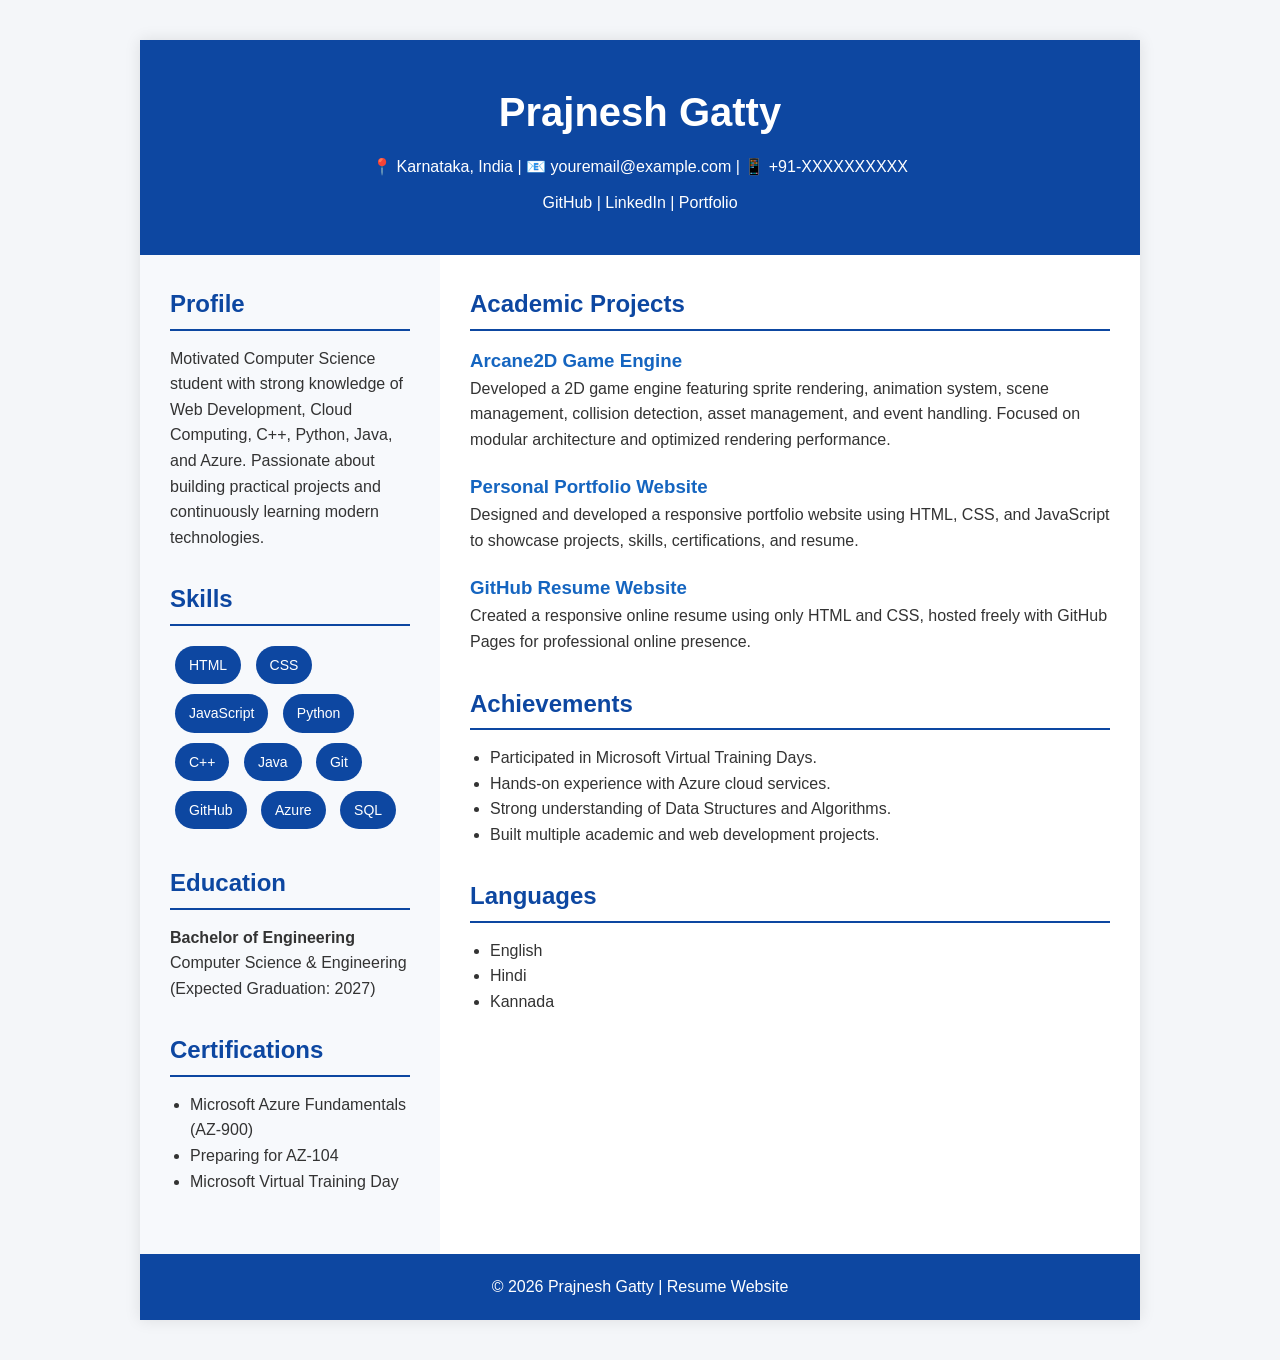
<file: resume.html>
<!DOCTYPE html>
<html lang="en">
<head>
<meta charset="UTF-8">
<meta name="viewport" content="width=device-width, initial-scale=1.0">

<title>Prajnesh Gatty | Resume</title>

<style>
*{
    margin:0;
    padding:0;
    box-sizing:border-box;
    font-family:Arial,Helvetica,sans-serif;
}

body{
    background:#f4f6f9;
    color:#333;
    line-height:1.6;
}

.container{
    max-width:1000px;
    margin:40px auto;
    background:white;
    box-shadow:0 0 15px rgba(0,0,0,.1);
}

header{
    background:#0d47a1;
    color:white;
    text-align:center;
    padding:40px;
}

header h1{
    font-size:40px;
}

header p{
    margin-top:10px;
}

header a{
    color:white;
    text-decoration:none;
}

.content{
    display:grid;
    grid-template-columns:300px auto;
}

.left{
    background:#f7f9fc;
    padding:30px;
}

.right{
    padding:30px;
}

.section{
    margin-bottom:30px;
}

.section h2{
    color:#0d47a1;
    border-bottom:2px solid #0d47a1;
    margin-bottom:15px;
    padding-bottom:5px;
}

ul{
    margin-left:20px;
}

.skill{
    display:inline-block;
    background:#0d47a1;
    color:white;
    padding:8px 14px;
    margin:5px;
    border-radius:20px;
    font-size:14px;
}

.project{
    margin-bottom:20px;
}

.project h3{
    color:#1565c0;
}

footer{
    text-align:center;
    padding:20px;
    background:#0d47a1;
    color:white;
}

@media(max-width:768px){

.content{
grid-template-columns:1fr;
}

header h1{
font-size:30px;
}

}
</style>

</head>

<body>

<div class="container">

<header>

<h1>Prajnesh Gatty</h1>

<p>
📍 Karnataka, India |
📧 youremail@example.com |
📱 +91-XXXXXXXXXX
</p>

<p>
<a href="https://github.com/yourusername">GitHub</a> |
<a href="https://linkedin.com/in/yourprofile">LinkedIn</a> |
<a href="https://yourportfolio.com">Portfolio</a>
</p>

</header>

<div class="content">

<div class="left">

<div class="section">

<h2>Profile</h2>

<p>

Motivated Computer Science student with strong knowledge of Web Development, Cloud Computing, C++, Python, Java, and Azure. Passionate about building practical projects and continuously learning modern technologies.

</p>

</div>

<div class="section">

<h2>Skills</h2>

<div class="skill">HTML</div>
<div class="skill">CSS</div>
<div class="skill">JavaScript</div>
<div class="skill">Python</div>
<div class="skill">C++</div>
<div class="skill">Java</div>
<div class="skill">Git</div>
<div class="skill">GitHub</div>
<div class="skill">Azure</div>
<div class="skill">SQL</div>

</div>

<div class="section">

<h2>Education</h2>

<p>

<b>Bachelor of Engineering</b><br>
Computer Science & Engineering<br>
(Expected Graduation: 2027)

</p>

</div>

<div class="section">

<h2>Certifications</h2>

<ul>
<li>Microsoft Azure Fundamentals (AZ-900)</li>
<li>Preparing for AZ-104</li>
<li>Microsoft Virtual Training Day</li>
</ul>

</div>

</div>

<div class="right">

<div class="section">

<h2>Academic Projects</h2>

<div class="project">

<h3>Arcane2D Game Engine</h3>

<p>

Developed a 2D game engine featuring sprite rendering, animation system, scene management, collision detection, asset management, and event handling. Focused on modular architecture and optimized rendering performance.

</p>

</div>

<div class="project">

<h3>Personal Portfolio Website</h3>

<p>

Designed and developed a responsive portfolio website using HTML, CSS, and JavaScript to showcase projects, skills, certifications, and resume.

</p>

</div>

<div class="project">

<h3>GitHub Resume Website</h3>

<p>

Created a responsive online resume using only HTML and CSS, hosted freely with GitHub Pages for professional online presence.

</p>

</div>

</div>

<div class="section">

<h2>Achievements</h2>

<ul>

<li>Participated in Microsoft Virtual Training Days.</li>

<li>Hands-on experience with Azure cloud services.</li>

<li>Strong understanding of Data Structures and Algorithms.</li>

<li>Built multiple academic and web development projects.</li>

</ul>

</div>

<div class="section">

<h2>Languages</h2>

<ul>

<li>English</li>

<li>Hindi</li>

<li>Kannada</li>

</ul>

</div>

</div>

</div>

<footer>

© 2026 Prajnesh Gatty | Resume Website

</footer>

</div>

</body>
</html>
</file>
